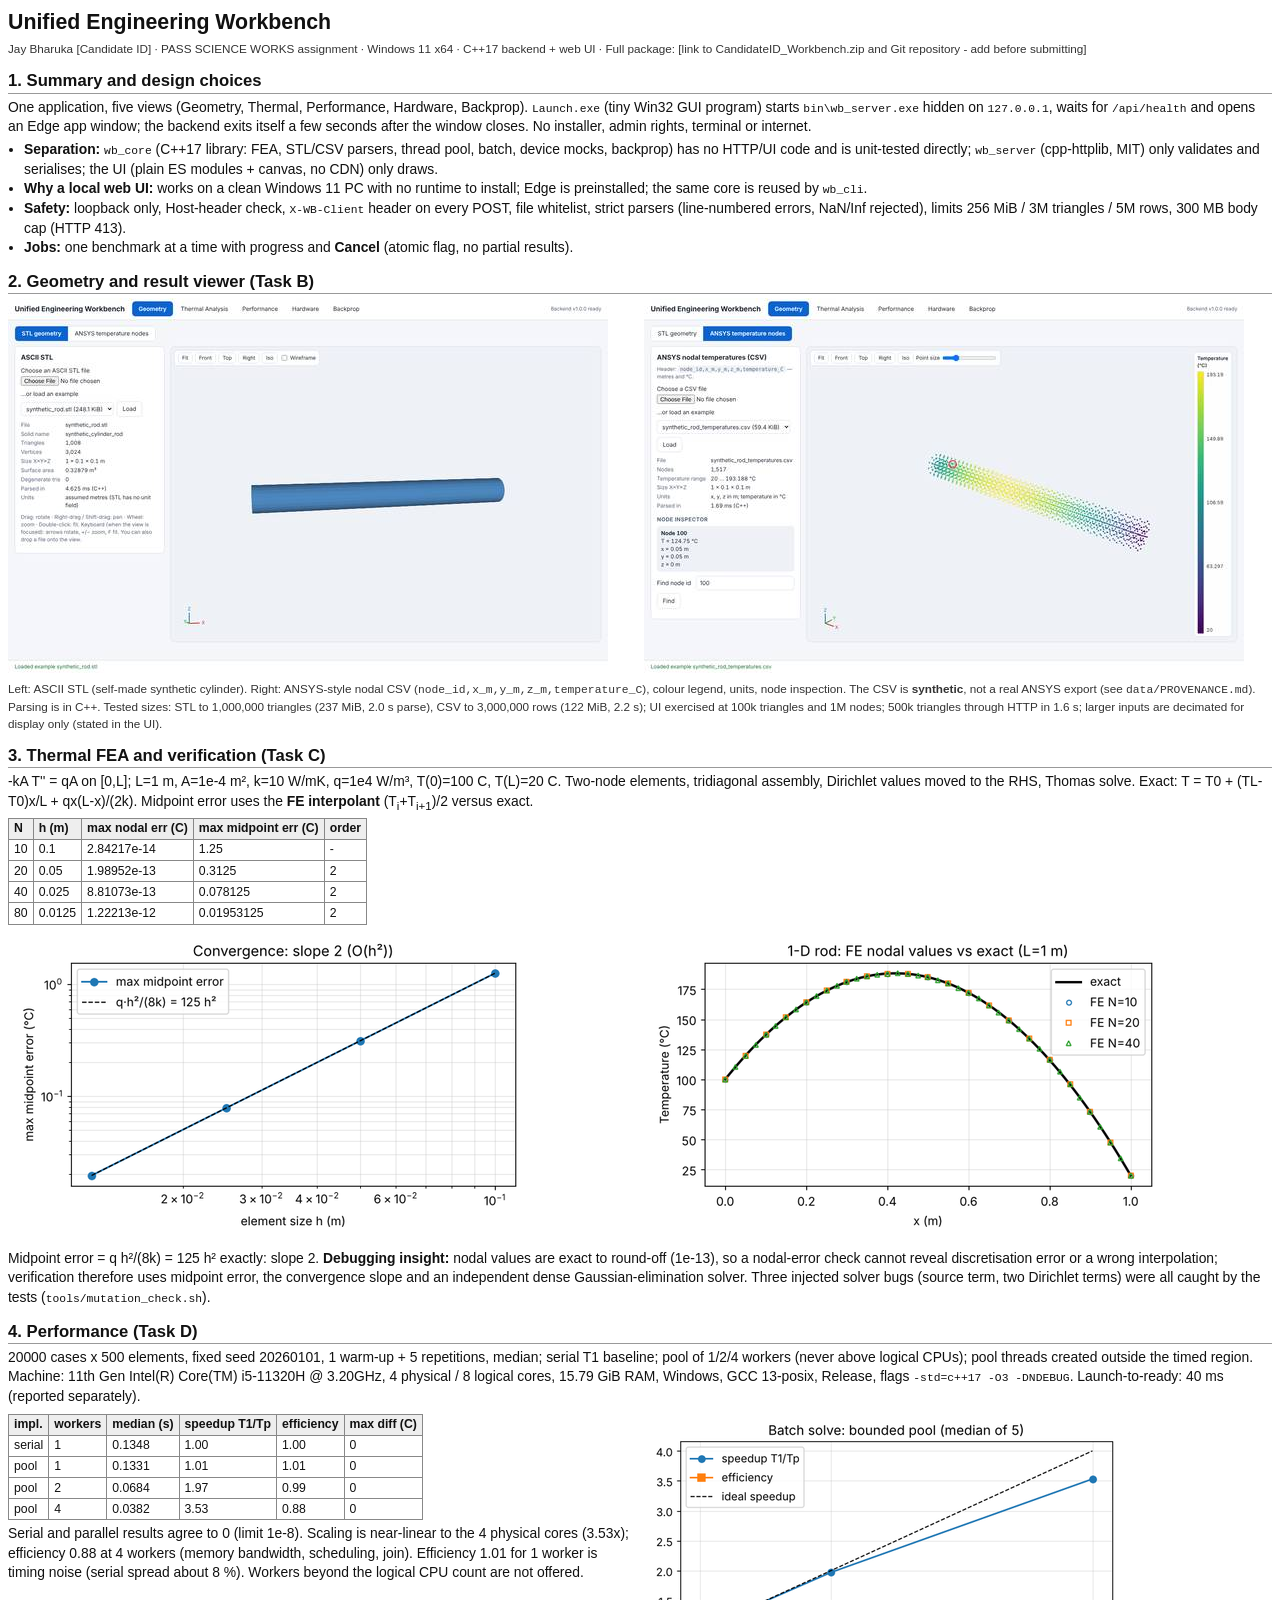
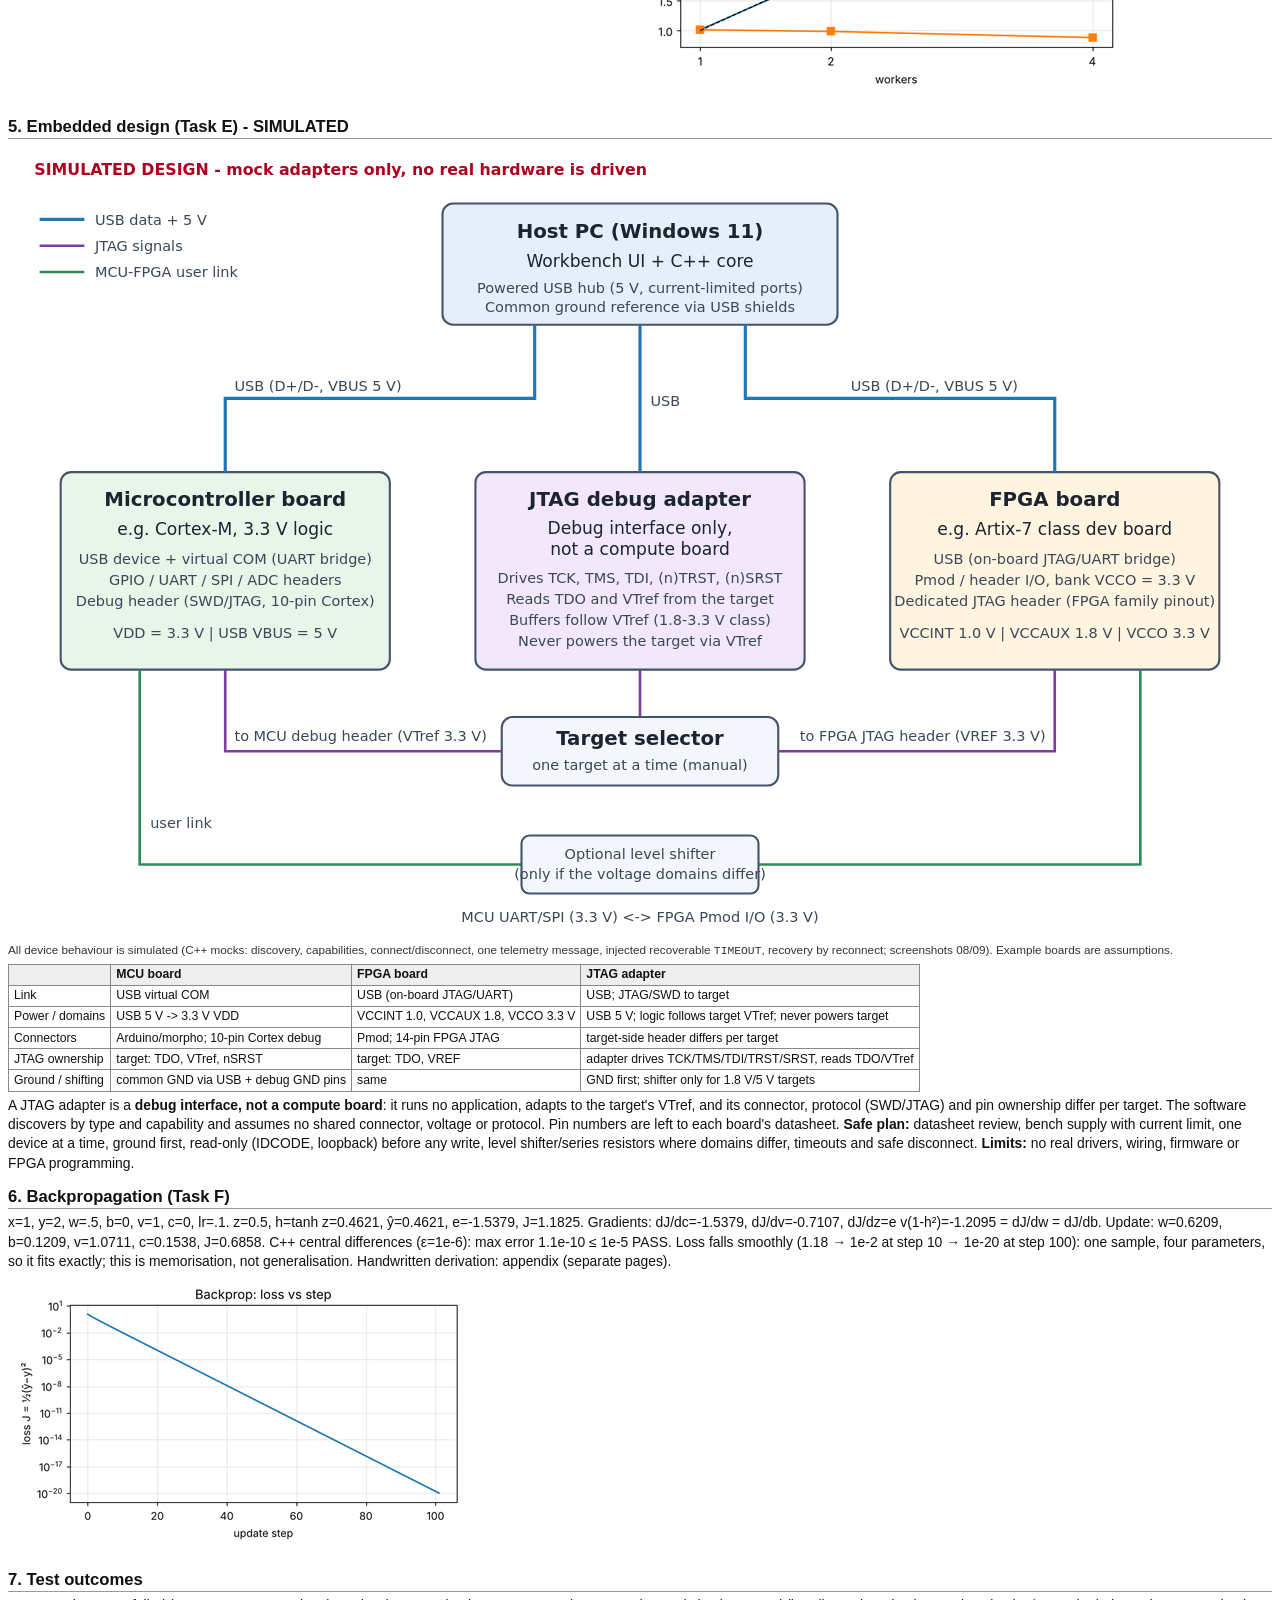
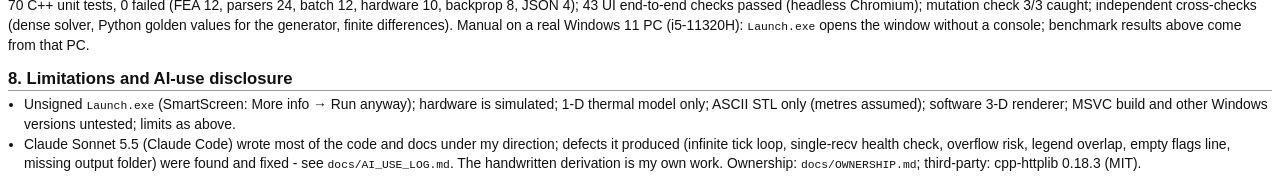
<file: docs/report.html>
<!doctype html><html><head><meta charset="utf-8"><title>Unified Engineering Workbench - report</title><style>
@page { size: A4; margin: 13mm 14mm; }
body { font: 10.4pt/1.4 Calibri, Arial, sans-serif; color:#111; }
h1 { font-size: 16pt; margin: 0 0 2px; } h2 { font-size: 12.5pt; margin: 12px 0 4px; break-after: avoid; border-bottom: 1px solid #999; }
p, ul { margin: 3px 0; } ul { padding-left: 16px; }
table { border-collapse: collapse; margin: 4px 0; font-size: 9.2pt; } th, td { border: 1px solid #888; padding: 1.5px 5px; text-align: left; } th { background:#eee; }
.row { display:flex; gap:8px; align-items:flex-start; } .row > * { flex:1; min-width:0; } img { max-width:100%; } table, svg, .row { break-inside: avoid; }
.small { font-size: 8.8pt; color:#333; } svg { width:100%; height:auto; } code { font-size: 8.5pt; }
.note { background:#fff7d6; border:1px solid #d9b800; padding:2px 5px; }
</style></head><body>
<h1>Unified Engineering Workbench</h1>
<p class="small">Jay Bharuka [Candidate ID] &middot; PASS SCIENCE WORKS assignment &middot; Windows 11 x64 &middot; C++17 backend + web UI &middot; Full package: [link to CandidateID_Workbench.zip and Git repository - add before submitting]</p>

<h2>1. Summary and design choices</h2>
<p>One application, five views (Geometry, Thermal, Performance, Hardware, Backprop). <code>Launch.exe</code> (tiny Win32 GUI program) starts <code>bin\wb_server.exe</code> hidden on <code>127.0.0.1</code>, waits for <code>/api/health</code> and opens an Edge app window; the backend exits itself a few seconds after the window closes. No installer, admin rights, terminal or internet.</p>
<ul><li><b>Separation:</b> <code>wb_core</code> (C++17 library: FEA, STL/CSV parsers, thread pool, batch, device mocks, backprop) has no HTTP/UI code and is unit-tested directly; <code>wb_server</code> (cpp-httplib, MIT) only validates and serialises; the UI (plain ES modules + canvas, no CDN) only draws.</li>
<li><b>Why a local web UI:</b> works on a clean Windows 11 PC with no runtime to install; Edge is preinstalled; the same core is reused by <code>wb_cli</code>.</li>
<li><b>Safety:</b> loopback only, Host-header check, <code>X-WB-Client</code> header on every POST, file whitelist, strict parsers (line-numbered errors, NaN/Inf rejected), limits 256 MiB / 3M triangles / 5M rows, 300 MB body cap (HTTP 413).</li>
<li><b>Jobs:</b> one benchmark at a time with progress and <b>Cancel</b> (atomic flag, no partial results).</li></ul>

<h2>2. Geometry and result viewer (Task B)</h2>
<div class="row"><div><img src="[data-uri]"></div><div><img src="[data-uri]"></div></div>
<p class="small">Left: ASCII STL (self-made synthetic cylinder). Right: ANSYS-style nodal CSV (<code>node_id,x_m,y_m,z_m,temperature_C</code>), colour legend, units, node inspection. The CSV is <b>synthetic</b>, not a real ANSYS export (see <code>data/PROVENANCE.md</code>). Parsing is in C++. Tested sizes: STL to 1,000,000 triangles (237 MiB, 2.0 s parse), CSV to 3,000,000 rows (122 MiB, 2.2 s); UI exercised at 100k triangles and 1M nodes; 500k triangles through HTTP in 1.6 s; larger inputs are decimated for display only (stated in the UI).</p>

<h2>3. Thermal FEA and verification (Task C)</h2>
<p>-kA T'' = qA on [0,L]; L=1 m, A=1e-4 m&sup2;, k=10 W/mK, q=1e4 W/m&sup3;, T(0)=100 C, T(L)=20 C. Two-node elements, tridiagonal assembly, Dirichlet values moved to the RHS, Thomas solve. Exact: T = T0 + (TL-T0)x/L + qx(L-x)/(2k). Midpoint error uses the <b>FE interpolant</b> (T<sub>i</sub>+T<sub>i+1</sub>)/2 versus exact.</p>
<table><tr><th>N</th><th>h (m)</th><th>max nodal err (C)</th><th>max midpoint err (C)</th><th>order</th></tr><tr><td>10</td><td>0.1</td><td>2.84217e-14</td><td>1.25</td><td>-</td></tr><tr><td>20</td><td>0.05</td><td>1.98952e-13</td><td>0.3125</td><td>2</td></tr><tr><td>40</td><td>0.025</td><td>8.81073e-13</td><td>0.078125</td><td>2</td></tr><tr><td>80</td><td>0.0125</td><td>1.22213e-12</td><td>0.01953125</td><td>2</td></tr></table>
<div class="row"><div><img src="[data-uri]"></div><div><img src="[data-uri]"></div></div>
<p>Midpoint error = q h&sup2;/(8k) = 125 h&sup2; exactly: slope 2. <b>Debugging insight:</b> nodal values are exact to round-off (1e-13), so a nodal-error check cannot reveal discretisation error or a wrong interpolation; verification therefore uses midpoint error, the convergence slope and an independent dense Gaussian-elimination solver. Three injected solver bugs (source term, two Dirichlet terms) were all caught by the tests (<code>tools/mutation_check.sh</code>).</p>

<h2>4. Performance (Task D)</h2>
<p>20000 cases x 500 elements, fixed seed 20260101, 1 warm-up + 5 repetitions, median; serial T1 baseline; pool of 1/2/4 workers (never above logical CPUs); pool threads created outside the timed region. Machine: 11th Gen Intel(R) Core(TM) i5-11320H @ 3.20GHz, 4 physical / 8 logical cores, 15.79 GiB RAM, Windows, GCC 13-posix, Release, flags <code>-std=c++17  -O3 -DNDEBUG</code>. Launch-to-ready: 40 ms (reported separately).</p>
<div class="row"><div><table><tr><th>impl.</th><th>workers</th><th>median (s)</th><th>speedup T1/Tp</th><th>efficiency</th><th>max diff (C)</th></tr><tr><td>serial</td><td>1</td><td>0.1348</td><td>1.00</td><td>1.00</td><td>0</td></tr><tr><td>pool</td><td>1</td><td>0.1331</td><td>1.01</td><td>1.01</td><td>0</td></tr><tr><td>pool</td><td>2</td><td>0.0684</td><td>1.97</td><td>0.99</td><td>0</td></tr><tr><td>pool</td><td>4</td><td>0.0382</td><td>3.53</td><td>0.88</td><td>0</td></tr></table><p>Serial and parallel results agree to 0 (limit 1e-8). Scaling is near-linear to the 4 physical cores (3.53x); efficiency 0.88 at 4 workers (memory bandwidth, scheduling, join). Efficiency 1.01 for 1 worker is timing noise (serial spread about 8 %). Workers beyond the logical CPU count are not offered.</p></div><div><img src="[data-uri]"></div></div>

<h2>5. Embedded design (Task E) - SIMULATED</h2>
<div><svg xmlns="http://www.w3.org/2000/svg" viewBox="0 0 960 600" role="img" aria-labelledby="bd-title bd-desc" font-family="system-ui, Segoe UI, Arial, sans-serif">
  <title id="bd-title">Host-connected embedded workbench: block diagram</title>
  <desc id="bd-desc">A host PC connects over USB to a microcontroller board, an FPGA board and a JTAG debug adapter. The JTAG adapter reaches one target at a time through a manual target selector. All signal levels are 3.3 V in the reference design; a level shifter sits in the MCU to FPGA user link only if the voltage domains differ.</desc>
  <style>
    .bd-bg{fill:#ffffff}.bd-box{fill:#f3f6fa;stroke:#44546a;stroke-width:1.6}.bd-host{fill:#e6eefb}.bd-mcu{fill:#e8f5e9}.bd-fpga{fill:#fff4e0}.bd-jtag{fill:#f3e8fb}
    .bd-t{fill:#1b2430;font-size:13px}.bd-tb{fill:#1b2430;font-size:15px;font-weight:700}.bd-ts{fill:#3a4756;font-size:11px}
    .bd-usb{stroke:#1f77b4;stroke-width:2.4;fill:none}.bd-sig{stroke:#7a3fa0;stroke-width:2;fill:none}.bd-gnd{stroke:#444;stroke-width:2;fill:none;stroke-dasharray:6 4}.bd-uart{stroke:#2e8b57;stroke-width:2;fill:none}
    .bd-sim{fill:#b00020;font-size:12px;font-weight:700}
    @media (prefers-color-scheme: dark){.bd-bg{fill:#12171d}.bd-box{fill:#1b232d;stroke:#8fa3bd}.bd-host{fill:#1d2c44}.bd-mcu{fill:#1c3023}.bd-fpga{fill:#3a2d17}.bd-jtag{fill:#2d1f3b}.bd-t,.bd-tb{fill:#e6edf5}.bd-ts{fill:#b7c4d4}.bd-usb{stroke:#6db3f2}.bd-sig{stroke:#c79bf0}.bd-gnd{stroke:#aab}.bd-uart{stroke:#6fd39a}.bd-sim{fill:#ff8a80}}
  </style>
  <rect class="bd-bg" x="0" y="0" width="960" height="600"/>
  <text class="bd-sim" x="20" y="24">SIMULATED DESIGN - mock adapters only, no real hardware is driven</text>

  <!-- legend -->
  <g transform="translate(24,58)">
    <line class="bd-usb" x1="0" y1="0" x2="34" y2="0"/><text class="bd-ts" x="42" y="4">USB data + 5 V</text>
    <line class="bd-sig" x1="0" y1="20" x2="34" y2="20"/><text class="bd-ts" x="42" y="24">JTAG signals</text>
    <line class="bd-uart" x1="0" y1="40" x2="34" y2="40"/><text class="bd-ts" x="42" y="44">MCU-FPGA user link</text>
  </g>

  <!-- host -->
  <rect class="bd-box bd-host" x="330" y="46" width="300" height="92" rx="8"/>
  <text class="bd-tb" x="480" y="72" text-anchor="middle">Host PC (Windows 11)</text>
  <text class="bd-t" x="480" y="94" text-anchor="middle">Workbench UI + C++ core</text>
  <text class="bd-ts" x="480" y="114" text-anchor="middle">Powered USB hub (5 V, current-limited ports)</text>
  <text class="bd-ts" x="480" y="128" text-anchor="middle">Common ground reference via USB shields</text>

  <!-- boards -->
  <rect class="bd-box bd-mcu" x="40" y="250" width="250" height="150" rx="8"/>
  <text class="bd-tb" x="165" y="276" text-anchor="middle">Microcontroller board</text>
  <text class="bd-t" x="165" y="298" text-anchor="middle">e.g. Cortex-M, 3.3 V logic</text>
  <text class="bd-ts" x="165" y="320" text-anchor="middle">USB device + virtual COM (UART bridge)</text>
  <text class="bd-ts" x="165" y="336" text-anchor="middle">GPIO / UART / SPI / ADC headers</text>
  <text class="bd-ts" x="165" y="352" text-anchor="middle">Debug header (SWD/JTAG, 10-pin Cortex)</text>
  <text class="bd-ts" x="165" y="376" text-anchor="middle">VDD = 3.3 V  |  USB VBUS = 5 V</text>

  <rect class="bd-box bd-fpga" x="670" y="250" width="250" height="150" rx="8"/>
  <text class="bd-tb" x="795" y="276" text-anchor="middle">FPGA board</text>
  <text class="bd-t" x="795" y="298" text-anchor="middle">e.g. Artix-7 class dev board</text>
  <text class="bd-ts" x="795" y="320" text-anchor="middle">USB (on-board JTAG/UART bridge)</text>
  <text class="bd-ts" x="795" y="336" text-anchor="middle">Pmod / header I/O, bank VCCO = 3.3 V</text>
  <text class="bd-ts" x="795" y="352" text-anchor="middle">Dedicated JTAG header (FPGA family pinout)</text>
  <text class="bd-ts" x="795" y="376" text-anchor="middle">VCCINT 1.0 V | VCCAUX 1.8 V | VCCO 3.3 V</text>

  <rect class="bd-box bd-jtag" x="355" y="250" width="250" height="150" rx="8"/>
  <text class="bd-tb" x="480" y="276" text-anchor="middle">JTAG debug adapter</text>
  <text class="bd-t" x="480" y="297" text-anchor="middle">Debug interface only,</text>
  <text class="bd-t" x="480" y="313" text-anchor="middle">not a compute board</text>
  <text class="bd-ts" x="480" y="334" text-anchor="middle">Drives TCK, TMS, TDI, (n)TRST, (n)SRST</text>
  <text class="bd-ts" x="480" y="350" text-anchor="middle">Reads TDO and VTref from the target</text>
  <text class="bd-ts" x="480" y="366" text-anchor="middle">Buffers follow VTref (1.8-3.3 V class)</text>
  <text class="bd-ts" x="480" y="382" text-anchor="middle">Never powers the target via VTref</text>

  <!-- USB links -->
  <path class="bd-usb" d="M400 138 L400 194 L165 194 L165 250"/>
  <path class="bd-usb" d="M480 138 L480 250"/>
  <path class="bd-usb" d="M560 138 L560 194 L795 194 L795 250"/>
  <text class="bd-ts" x="172" y="188">USB (D+/D-, VBUS 5 V)</text>
  <text class="bd-ts" x="488" y="200">USB</text>
  <text class="bd-ts" x="640" y="188">USB (D+/D-, VBUS 5 V)</text>

  <!-- JTAG ribbon and target selector -->
  <path class="bd-sig" d="M480 400 L480 436"/>
  <rect class="bd-box" x="375" y="436" width="210" height="52" rx="8"/>
  <text class="bd-tb" x="480" y="457" text-anchor="middle">Target selector</text>
  <text class="bd-ts" x="480" y="476" text-anchor="middle">one target at a time (manual)</text>
  <path class="bd-sig" d="M375 462 L165 462 L165 400"/>
  <path class="bd-sig" d="M585 462 L795 462 L795 400"/>
  <text class="bd-ts" x="172" y="454">to MCU debug header (VTref 3.3 V)</text>
  <text class="bd-ts" x="788" y="454" text-anchor="end">to FPGA JTAG header (VREF 3.3 V)</text>

  <!-- MCU <-> FPGA user link along the bottom, optional level shifter in line -->
  <path class="bd-uart" d="M100 400 L100 548 L860 548 L860 400"/>
  <rect class="bd-box" x="390" y="526" width="180" height="44" rx="6"/>
  <text class="bd-ts" x="480" y="544" text-anchor="middle">Optional level shifter</text>
  <text class="bd-ts" x="480" y="559" text-anchor="middle">(only if the voltage domains differ)</text>
  <text class="bd-ts" x="480" y="592" text-anchor="middle">MCU UART/SPI (3.3 V) &lt;-&gt; FPGA Pmod I/O (3.3 V)</text>
  <text class="bd-ts" x="108" y="520">user link</text>
</svg>
</div>
<p class="small">All device behaviour is simulated (C++ mocks: discovery, capabilities, connect/disconnect, one telemetry message, injected recoverable <code>TIMEOUT</code>, recovery by reconnect; screenshots 08/09). Example boards are assumptions.</p>
<table><tr><th></th><th>MCU board</th><th>FPGA board</th><th>JTAG adapter</th></tr><tr><td>Link</td><td>USB virtual COM</td><td>USB (on-board JTAG/UART)</td><td>USB; JTAG/SWD to target</td></tr><tr><td>Power / domains</td><td>USB 5 V -> 3.3 V VDD</td><td>VCCINT 1.0, VCCAUX 1.8, VCCO 3.3 V</td><td>USB 5 V; logic follows target VTref; never powers target</td></tr><tr><td>Connectors</td><td>Arduino/morpho; 10-pin Cortex debug</td><td>Pmod; 14-pin FPGA JTAG</td><td>target-side header differs per target</td></tr><tr><td>JTAG ownership</td><td>target: TDO, VTref, nSRST</td><td>target: TDO, VREF</td><td>adapter drives TCK/TMS/TDI/TRST/SRST, reads TDO/VTref</td></tr><tr><td>Ground / shifting</td><td>common GND via USB + debug GND pins</td><td>same</td><td>GND first; shifter only for 1.8 V/5 V targets</td></tr></table>
<p>A JTAG adapter is a <b>debug interface, not a compute board</b>: it runs no application, adapts to the target's VTref, and its connector, protocol (SWD/JTAG) and pin ownership differ per target. The software discovers by type and capability and assumes no shared connector, voltage or protocol. Pin numbers are left to each board's datasheet. <b>Safe plan:</b> datasheet review, bench supply with current limit, one device at a time, ground first, read-only (IDCODE, loopback) before any write, level shifter/series resistors where domains differ, timeouts and safe disconnect. <b>Limits:</b> no real drivers, wiring, firmware or FPGA programming.</p>

<h2>6. Backpropagation (Task F)</h2>
<p>x=1, y=2, w=.5, b=0, v=1, c=0, lr=.1. z=0.5, h=tanh z=0.4621, y&#770;=0.4621, e=-1.5379, J=1.1825. Gradients: dJ/dc=-1.5379, dJ/dv=-0.7107, dJ/dz=e v(1-h&sup2;)=-1.2095 = dJ/dw = dJ/db. Update: w=0.6209, b=0.1209, v=1.0711, c=0.1538, J=0.6858. C++ central differences (&epsilon;=1e-6): max error 1.1e-10 &le; 1e-5 PASS. Loss falls smoothly (1.18 &rarr; 1e-2 at step 10 &rarr; 1e-20 at step 100): one sample, four parameters, so it fits exactly; this is memorisation, not generalisation. Handwritten derivation: appendix (separate pages).</p>
<div class="row"><div><img src="[data-uri]"></div><div></div></div>

<h2>7. Test outcomes</h2>
<p>70 C++ unit tests, 0 failed (FEA 12, parsers 24, batch 12, hardware 10, backprop 8, JSON 4); 43 UI end-to-end checks passed (headless Chromium); mutation check 3/3 caught; independent cross-checks (dense solver, Python golden values for the generator, finite differences). Manual on a real Windows 11 PC (i5-11320H): <code>Launch.exe</code> opens the window without a console; benchmark results above come from that PC.</p>

<h2>8. Limitations and AI-use disclosure</h2>
<ul><li>Unsigned <code>Launch.exe</code> (SmartScreen: More info &rarr; Run anyway); hardware is simulated; 1-D thermal model only; ASCII STL only (metres assumed); software 3-D renderer; MSVC build and other Windows versions untested; limits as above.</li>
<li>Claude Sonnet 5.5 (Claude Code) wrote most of the code and docs under my direction; defects it produced (infinite tick loop, single-recv health check, overflow risk, legend overlap, empty flags line, missing output folder) were found and fixed - see <code>docs/AI_USE_LOG.md</code>. The handwritten derivation is my own work. Ownership: <code>docs/OWNERSHIP.md</code>; third-party: cpp-httplib 0.18.3 (MIT).</li></ul>
</body></html>
</file>
